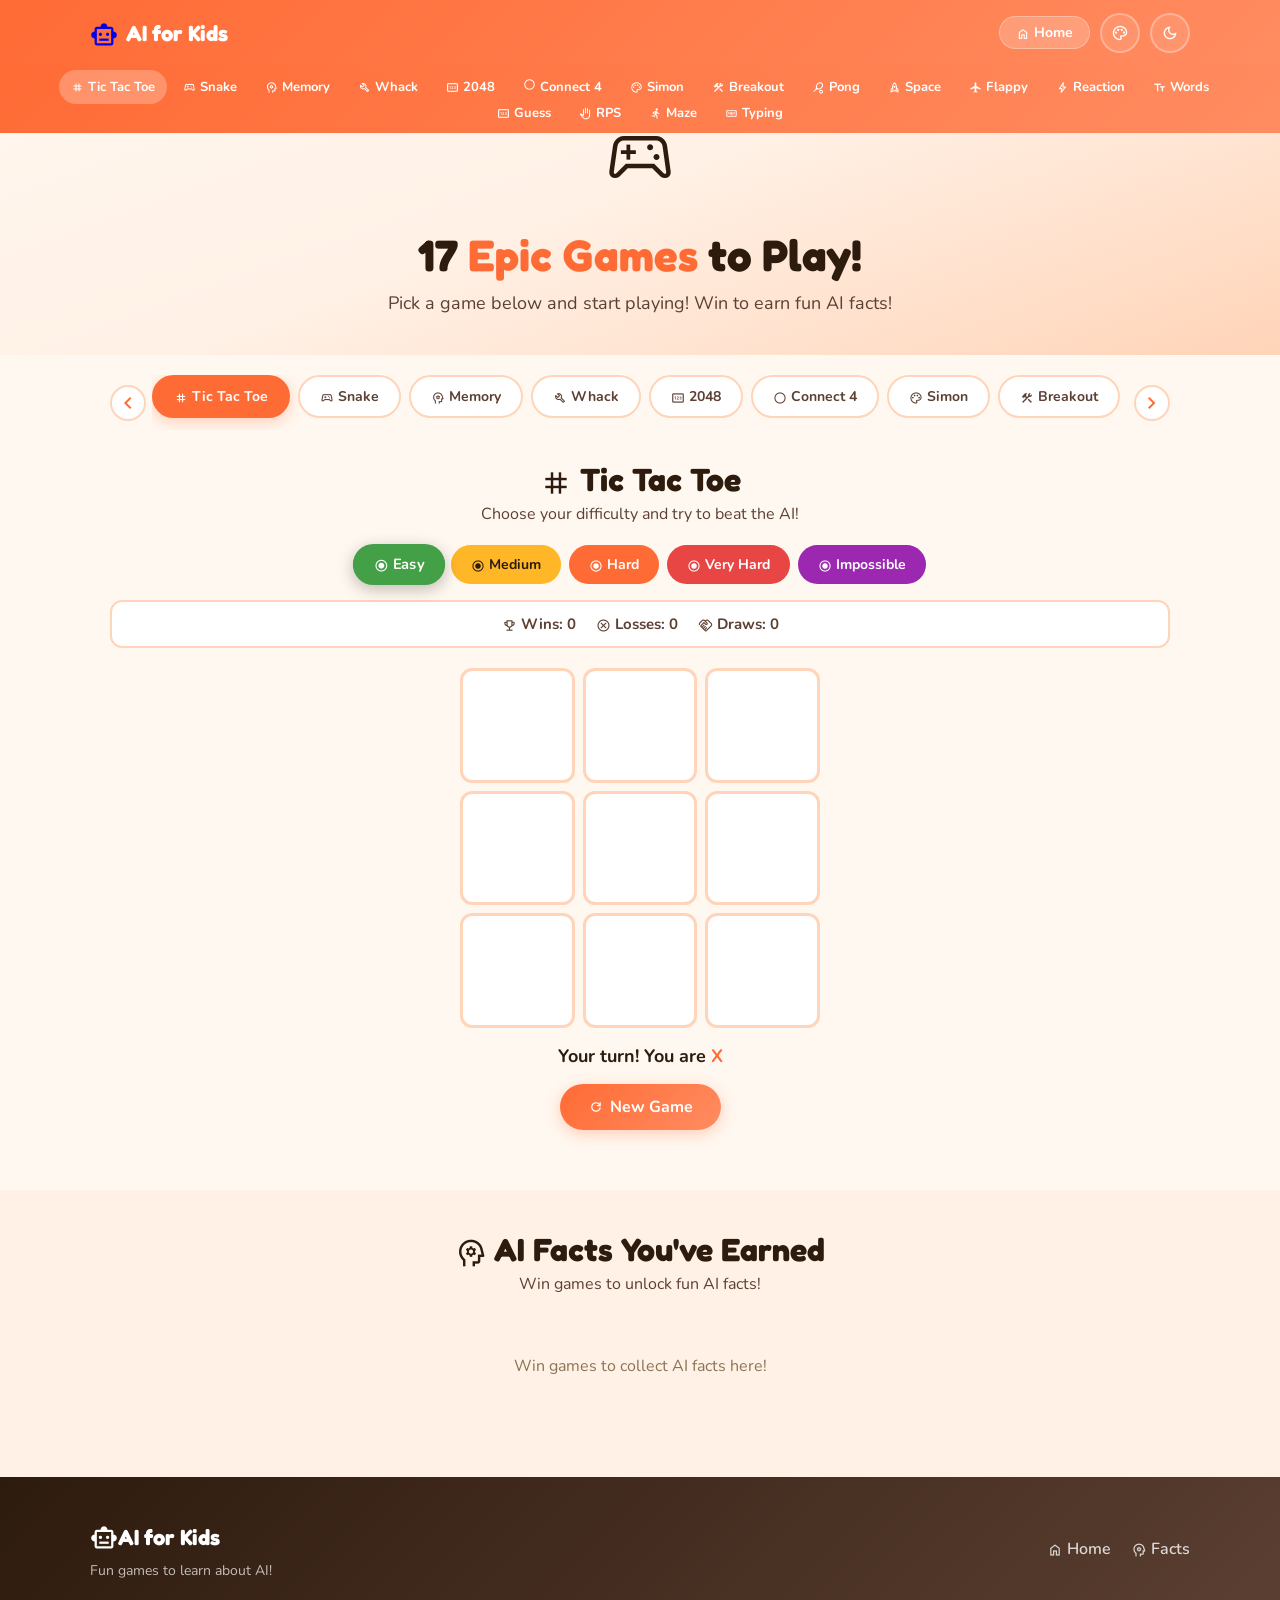
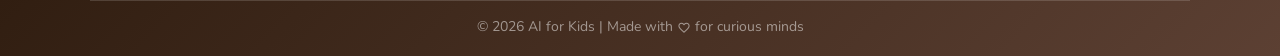
<file: games.html>
<!DOCTYPE html>
<html lang="en">
<head>
    <meta charset="UTF-8">
    <meta name="viewport" content="width=device-width, initial-scale=1.0">
    <title>AI for Kids - Fun Games!</title>
    <link rel="preconnect" href="https://fonts.googleapis.com">
    <link rel="preconnect" href="https://fonts.gstatic.com" crossorigin>
    <link href="https://fonts.googleapis.com/css2?family=Fredoka:wght@400;500;600;700&family=Nunito:wght@400;600;700;800&display=swap" rel="stylesheet">
    <link rel="stylesheet" href="https://fonts.googleapis.com/css2?family=Material+Symbols+Outlined:opsz,wght,FILL,GRAD@24,400,0,0" />
    <link rel="stylesheet" href="games.css">
</head>
<body data-color="default">

<!-- Pixel Art Reaction Canvas -->
<canvas id="pixelCanvas"></canvas>

<!-- Navigation -->
<nav class="navbar">
    <div class="nav-container">
        <a href="index.html" class="nav-logo">
            <span class="logo-emoji"><span class="material-symbols-outlined" style="font-size:inherit;vertical-align:middle">smart_toy</span></span>
            <span class="logo-text">AI for Kids</span>
        </a>
        <div class="nav-right">
            <a href="index.html" class="nav-btn back-btn"><span class="material-symbols-outlined" style="font-size:inherit;vertical-align:middle">home</span> Home</a>
            <button class="color-theme-btn" id="colorThemeBtn" title="Change Colors"><span class="material-symbols-outlined" style="font-size:inherit;vertical-align:middle">palette</span></button>
            <button class="theme-toggle" id="themeToggle" aria-label="Toggle dark mode">
                <span class="theme-icon" id="themeIcon"><span class="material-symbols-outlined" style="font-size:inherit;vertical-align:middle">dark_mode</span></span>
            </button>
            <button class="nav-toggle" id="navToggle" aria-label="Toggle menu">
                <span></span><span></span><span></span>
            </button>
        </div>
        <ul class="nav-menu" id="navMenu">
            <li><a href="#tictactoe" class="nav-link active"><span class="material-symbols-outlined" style="font-size:inherit;vertical-align:middle">grid_3x3</span> Tic Tac Toe</a></li>
            <li><a href="#snake" class="nav-link"><span class="material-symbols-outlined" style="font-size:inherit;vertical-align:middle">sports_esports</span> Snake</a></li>
            <li><a href="#memory" class="nav-link"><span class="material-symbols-outlined" style="font-size:inherit;vertical-align:middle">psychology</span> Memory</a></li>
            <li><a href="#whack" class="nav-link"><span class="material-symbols-outlined" style="font-size:inherit;vertical-align:middle">build</span> Whack</a></li>
            <li><a href="#puzzle2048" class="nav-link"><span class="material-symbols-outlined" style="font-size:inherit;vertical-align:middle">pin</span> 2048</a></li>
            <li><a href="#connect4" class="nav-link"><span class="material-symbols-outlined" style="font-size:inherit;vertical-align:myownthing">circle</span> Connect 4</a></li>
            <li><a href="#simon" class="nav-link"><span class="material-symbols-outlined" style="font-size:inherit;vertical-align:middle">palette</span> Simon</a></li>
            <li><a href="#breakout" class="nav-link"><span class="material-symbols-outlined" style="font-size:inherit;vertical-align:middle">construction</span> Breakout</a></li>
            <li><a href="#pong" class="nav-link"><span class="material-symbols-outlined" style="font-size:inherit;vertical-align:middle">sports_tennis</span> Pong</a></li>
            <li><a href="#spaceinv" class="nav-link"><span class="material-symbols-outlined" style="font-size:inherit;vertical-align:middle">rocket</span> Space</a></li>
            <li><a href="#flappy" class="nav-link"><span class="material-symbols-outlined" style="font-size:inherit;vertical-align:middle">flight</span> Flappy</a></li>
            <li><a href="#reaction" class="nav-link"><span class="material-symbols-outlined" style="font-size:inherit;vertical-align:middle">bolt</span> Reaction</a></li>
            <li><a href="#wordscramble" class="nav-link"><span class="material-symbols-outlined" style="font-size:inherit;vertical-align:middle">text_fields</span> Words</a></li>
            <li><a href="#numguess" class="nav-link"><span class="material-symbols-outlined" style="font-size:inherit;vertical-align:middle">pin</span> Guess</a></li>
            <li><a href="#rps" class="nav-link"><span class="material-symbols-outlined" style="font-size:inherit;vertical-align:middle">back_hand</span> RPS</a></li>
            <li><a href="#maze" class="nav-link"><span class="material-symbols-outlined" style="font-size:inherit;vertical-align:middle">directions_run</span> Maze</a></li>
            <li><a href="#typing" class="nav-link"><span class="material-symbols-outlined" style="font-size:inherit;vertical-align:middle">keyboard</span> Typing</a></li>
        </ul>
    </div>
</nav>

<!-- Hero -->
<section class="hero" id="home">
    <div class="hero-container">
        <div class="hero-robot"><span class="material-symbols-outlined" style="font-size:72px">sports_esports</span></div>
        <h1>17 <span class="highlight">Epic Games</span> to Play!</h1>
        <p class="hero-sub" id="heroSub">Pick a game below and start playing! Win to earn fun AI facts!</p>
    </div>
</section>

<!-- Game Selector Tabs -->
<section class="game-nav-section">
    <div class="container">
        <div class="game-tabs-wrapper">
            <button class="game-tabs-arrow left" id="tabsLeft" onclick="scrollTabs('left')"><span class="material-symbols-outlined">chevron_left</span></button>
            <div class="game-tabs" id="gameTabs">
            <button class="game-tab active" data-game="tictactoe" onclick="switchGame('tictactoe')"><span class="material-symbols-outlined" style="font-size:inherit;vertical-align:middle">grid_3x3</span> Tic Tac Toe</button>
            <button class="game-tab" data-game="snake" onclick="switchGame('snake')"><span class="material-symbols-outlined" style="font-size:inherit;vertical-align:middle">sports_esports</span> Snake</button>
            <button class="game-tab" data-game="memory" onclick="switchGame('memory')"><span class="material-symbols-outlined" style="font-size:inherit;vertical-align:middle">psychology</span> Memory</button>
            <button class="game-tab" data-game="whack" onclick="switchGame('whack')"><span class="material-symbols-outlined" style="font-size:inherit;vertical-align:middle">build</span> Whack</button>
            <button class="game-tab" data-game="puzzle2048" onclick="switchGame('puzzle2048')"><span class="material-symbols-outlined" style="font-size:inherit;vertical-align:middle">pin</span> 2048</button>
            <button class="game-tab" data-game="connect4" onclick="switchGame('connect4')"><span class="material-symbols-outlined" style="font-size:inherit;vertical-align:middle">circle</span> Connect 4</button>
            <button class="game-tab" data-game="simon" onclick="switchGame('simon')"><span class="material-symbols-outlined" style="font-size:inherit;vertical-align:middle">palette</span> Simon</button>
            <button class="game-tab" data-game="breakout" onclick="switchGame('breakout')"><span class="material-symbols-outlined" style="font-size:inherit;vertical-align:middle">construction</span> Breakout</button>
            <button class="game-tab" data-game="pong" onclick="switchGame('pong')"><span class="material-symbols-outlined" style="font-size:inherit;vertical-align:middle">sports_tennis</span> Pong</button>
            <button class="game-tab" data-game="spaceinv" onclick="switchGame('spaceinv')"><span class="material-symbols-outlined" style="font-size:inherit;vertical-align:middle">rocket</span> Space</button>
            <button class="game-tab" data-game="flappy" onclick="switchGame('flappy')"><span class="material-symbols-outlined" style="font-size:inherit;vertical-align:middle">flight</span> Flappy</button>
            <button class="game-tab" data-game="reaction" onclick="switchGame('reaction')"><span class="material-symbols-outlined" style="font-size:inherit;vertical-align:middle">bolt</span> Reaction</button>
            <button class="game-tab" data-game="wordscramble" onclick="switchGame('wordscramble')"><span class="material-symbols-outlined" style="font-size:inherit;vertical-align:middle">text_fields</span> Words</button>
            <button class="game-tab" data-game="numguess" onclick="switchGame('numguess')"><span class="material-symbols-outlined" style="font-size:inherit;vertical-align:middle">pin</span> Guess</button>
            <button class="game-tab" data-game="rps" onclick="switchGame('rps')"><span class="material-symbols-outlined" style="font-size:inherit;vertical-align:middle">back_hand</span> RPS</button>
            <button class="game-tab" data-game="maze" onclick="switchGame('maze')"><span class="material-symbols-outlined" style="font-size:inherit;vertical-align:middle">directions_run</span> Maze</button>
            <button class="game-tab" data-game="typing" onclick="switchGame('typing')"><span class="material-symbols-outlined" style="font-size:inherit;vertical-align:middle">keyboard</span> Typing</button>
        </div>
            <button class="game-tabs-arrow right" id="tabsRight" onclick="scrollTabs('right')"><span class="material-symbols-outlined">chevron_right</span></button>
        </div>
    </div>
</section>

<!-- GAME 1: TIC TAC TOE -->
<section class="game-section active" id="tictactoe">
    <div class="container">
        <div class="game-header"><h2><span class="material-symbols-outlined" style="font-size:inherit;vertical-align:middle">grid_3x3</span> Tic Tac Toe</h2><p>Choose your difficulty and try to beat the AI!</p></div>
        <div class="difficulty-bar" id="tttDiffBar">
            <button class="diff-btn btn-easy active" onclick="setTTTLevel('easy')"><span class="material-symbols-outlined" style="font-size:inherit;vertical-align:middle">radio_button_checked</span> Easy</button>
            <button class="diff-btn btn-medium" onclick="setTTTLevel('medium')"><span class="material-symbols-outlined" style="font-size:inherit;vertical-align:middle">radio_button_checked</span> Medium</button>
            <button class="diff-btn btn-hard" onclick="setTTTLevel('hard')"><span class="material-symbols-outlined" style="font-size:inherit;vertical-align:middle">radio_button_checked</span> Hard</button>
            <button class="diff-btn btn-veryhard" onclick="setTTTLevel('veryhard')"><span class="material-symbols-outlined" style="font-size:inherit;vertical-align:middle">radio_button_checked</span> Very Hard</button>
            <button class="diff-btn btn-impossible" onclick="setTTTLevel('impossible')"><span class="material-symbols-outlined" style="font-size:inherit;vertical-align:middle">radio_button_checked</span> Impossible</button>
        </div>
        <div class="score-bar">
            <span class="score-item"><span class="material-symbols-outlined" style="font-size:inherit;vertical-align:middle">emoji_events</span> Wins: <strong id="tttWins">0</strong></span>
            <span class="score-item"><span class="material-symbols-outlined" style="font-size:inherit;vertical-align:middle">cancel</span> Losses: <strong id="tttLosses">0</strong></span>
            <span class="score-item"><span class="material-symbols-outlined" style="font-size:inherit;vertical-align:middle">handshake</span> Draws: <strong id="tttDraws">0</strong></span>
        </div>
        <div class="ttt-board" id="tttBoard">
            <div class="ttt-cell" onclick="tttMove(0)"></div><div class="ttt-cell" onclick="tttMove(1)"></div><div class="ttt-cell" onclick="tttMove(2)"></div>
            <div class="ttt-cell" onclick="tttMove(3)"></div><div class="ttt-cell" onclick="tttMove(4)"></div><div class="ttt-cell" onclick="tttMove(5)"></div>
            <div class="ttt-cell" onclick="tttMove(6)"></div><div class="ttt-cell" onclick="tttMove(7)"></div><div class="ttt-cell" onclick="tttMove(8)"></div>
        </div>
        <div class="ttt-status" id="tttStatus">Your turn! You are <span class="x-color">X</span></div>
        <div class="win-fact hidden" id="tttFact"><div class="fact-card"><span class="fact-icon"><span class="material-symbols-outlined" style="font-size:inherit;vertical-align:middle">psychology</span></span><div><strong>AI Fact You Earned!</strong><p id="tttFactText"></p></div></div></div>
        <div style="text-align:center;margin-top:16px;"><button class="btn btn-warm" onclick="resetTTT()"><span class="material-symbols-outlined" style="font-size:inherit;vertical-align:middle">refresh</span> New Game</button></div>
    </div>
</section>

<!-- GAME 2: SNAKE -->
<section class="game-section" id="snake">
    <div class="container">
        <div class="game-header"><h2><span class="material-symbols-outlined" style="font-size:inherit;vertical-align:middle">sports_esports</span> Snake</h2><p>Eat the food, grow the snake, don't hit the walls!</p></div>
        <div class="difficulty-bar">
            <button class="diff-btn btn-easy active" onclick="setSnakeLevel('easy')"><span class="material-symbols-outlined" style="font-size:inherit;vertical-align:middle">radio_button_checked</span> Slow</button>
            <button class="diff-btn btn-medium" onclick="setSnakeLevel('medium')"><span class="material-symbols-outlined" style="font-size:inherit;vertical-align:middle">radio_button_checked</span> Normal</button>
            <button class="diff-btn btn-hard" onclick="setSnakeLevel('hard')"><span class="material-symbols-outlined" style="font-size:inherit;vertical-align:middle">radio_button_checked</span> Fast</button>
            <button class="diff-btn btn-veryhard" onclick="setSnakeLevel('veryhard')"><span class="material-symbols-outlined" style="font-size:inherit;vertical-align:middle">radio_button_checked</span> Crazy</button>
        </div>
        <div class="score-bar">
            <span class="score-item"><span class="material-symbols-outlined" style="font-size:inherit;vertical-align:middle">restaurant</span> Score: <strong id="snakeScore">0</strong></span>
            <span class="score-item"><span class="material-symbols-outlined" style="font-size:inherit;vertical-align:middle">workspace_premium</span> Best: <strong id="snakeBest">0</strong></span>
        </div>
        <div class="snake-container"><canvas id="snakeCanvas" width="400" height="400"></canvas></div>
        <div class="snake-controls">
            <button class="ctrl-btn" onclick="snakeDir('up')"><span class="material-symbols-outlined">arrow_upward</span></button>
            <div><button class="ctrl-btn" onclick="snakeDir('left')"><span class="material-symbols-outlined">arrow_back</span></button><button class="ctrl-btn" onclick="snakeDir('down')"><span class="material-symbols-outlined">arrow_downward</span></button><button class="ctrl-btn" onclick="snakeDir('right')"><span class="material-symbols-outlined">arrow_forward</span></button></div>
        </div>
        <div class="ttt-status" id="snakeStatus">Press Start to play!</div>
        <div class="win-fact hidden" id="snakeFact"><div class="fact-card"><span class="fact-icon"><span class="material-symbols-outlined" style="font-size:inherit;vertical-align:middle">psychology</span></span><div><strong>AI Fact You Earned!</strong><p id="snakeFactText"></p></div></div></div>
        <div style="text-align:center;margin-top:16px;"><button class="btn btn-warm" onclick="startSnake()"><span class="material-symbols-outlined" style="font-size:inherit;vertical-align:middle">play_arrow</span> Start</button> <button class="btn btn-outline-warm" onclick="resetSnake()"><span class="material-symbols-outlined" style="font-size:inherit;vertical-align:middle">refresh</span> Reset</button></div>
    </div>
</section>

<!-- GAME 3: MEMORY MATCH -->
<section class="game-section" id="memory">
    <div class="container">
        <div class="game-header"><h2><span class="material-symbols-outlined" style="font-size:inherit;vertical-align:middle">psychology</span> Memory Match</h2><p>Flip cards and find matching pairs!</p></div>
        <div class="difficulty-bar">
            <button class="diff-btn btn-easy active" onclick="setMemoryLevel('easy')"><span class="material-symbols-outlined" style="font-size:inherit;vertical-align:middle">radio_button_checked</span> 4 Pairs</button>
            <button class="diff-btn btn-medium" onclick="setMemoryLevel('medium')"><span class="material-symbols-outlined" style="font-size:inherit;vertical-align:middle">radio_button_checked</span> 6 Pairs</button>
            <button class="diff-btn btn-hard" onclick="setMemoryLevel('hard')"><span class="material-symbols-outlined" style="font-size:inherit;vertical-align:middle">radio_button_checked</span> 8 Pairs</button>
            <button class="diff-btn btn-veryhard" onclick="setMemoryLevel('veryhard')"><span class="material-symbols-outlined" style="font-size:inherit;vertical-align:middle">radio_button_checked</span> 10 Pairs</button>
        </div>
        <div class="score-bar">
            <span class="score-item"><span class="material-symbols-outlined" style="font-size:inherit;vertical-align:middle">touch_app</span> Moves: <strong id="memMoves">0</strong></span>
            <span class="score-item"><span class="material-symbols-outlined" style="font-size:inherit;vertical-align:middle">check_circle</span> Pairs: <strong id="memPairs">0</strong>/<strong id="memTotal">4</strong></span>
            <span class="score-item"><span class="material-symbols-outlined" style="font-size:inherit;vertical-align:middle">timer</span> Time: <strong id="memTime">0s</strong></span>
        </div>
        <div class="memory-grid" id="memoryGrid"></div>
        <div class="ttt-status" id="memStatus">Click any card to start!</div>
        <div class="win-fact hidden" id="memFact"><div class="fact-card"><span class="fact-icon"><span class="material-symbols-outlined" style="font-size:inherit;vertical-align:middle">psychology</span></span><div><strong>AI Fact You Earned!</strong><p id="memFactText"></p></div></div></div>
        <div style="text-align:center;margin-top:16px;"><button class="btn btn-warm" onclick="initMemory()"><span class="material-symbols-outlined" style="font-size:inherit;vertical-align:middle">refresh</span> New Game</button></div>
    </div>
</section>

<!-- GAME 4: WHACK-A-MOLE -->
<section class="game-section" id="whack">
    <div class="container">
        <div class="game-header"><h2><span class="material-symbols-outlined" style="font-size:inherit;vertical-align:middle">build</span> Whack-a-Mole</h2><p>Click the moles before they hide!</p></div>
        <div class="difficulty-bar">
            <button class="diff-btn btn-easy active" onclick="setWhackLevel('easy')"><span class="material-symbols-outlined" style="font-size:inherit;vertical-align:middle">radio_button_checked</span> Easy</button>
            <button class="diff-btn btn-medium" onclick="setWhackLevel('medium')"><span class="material-symbols-outlined" style="font-size:inherit;vertical-align:middle">radio_button_checked</span> Medium</button>
            <button class="diff-btn btn-hard" onclick="setWhackLevel('hard')"><span class="material-symbols-outlined" style="font-size:inherit;vertical-align:middle">radio_button_checked</span> Hard</button>
            <button class="diff-btn btn-veryhard" onclick="setWhackLevel('veryhard')"><span class="material-symbols-outlined" style="font-size:inherit;vertical-align:middle">radio_button_checked</span> Insane</button>
        </div>
        <div class="score-bar">
            <span class="score-item"><span class="material-symbols-outlined" style="font-size:inherit;vertical-align:middle">gps_fixed</span> Score: <strong id="whackScore">0</strong></span>
            <span class="score-item"><span class="material-symbols-outlined" style="font-size:inherit;vertical-align:middle">favorite</span> Lives: <strong id="whackLives">3</strong></span>
            <span class="score-item"><span class="material-symbols-outlined" style="font-size:inherit;vertical-align:middle">timer</span> Time: <strong id="whackTime">30s</strong></span>
        </div>
        <div class="whack-grid" id="whackGrid">
            <div class="whack-hole" onclick="whackMole(0)"><span class="mole"><span class="material-symbols-outlined" style="font-size:32px">sports_motorsports</span></span></div>
            <div class="whack-hole" onclick="whackMole(1)"><span class="mole"><span class="material-symbols-outlined" style="font-size:32px">sports_motorsports</span></span></div>
            <div class="whack-hole" onclick="whackMole(2)"><span class="mole"><span class="material-symbols-outlined" style="font-size:32px">sports_motorsports</span></span></div>
            <div class="whack-hole" onclick="whackMole(3)"><span class="mole"><span class="material-symbols-outlined" style="font-size:32px">sports_motorsports</span></span></div>
            <div class="whack-hole" onclick="whackMole(4)"><span class="mole"><span class="material-symbols-outlined" style="font-size:32px">sports_motorsports</span></span></div>
            <div class="whack-hole" onclick="whackMole(5)"><span class="mole"><span class="material-symbols-outlined" style="font-size:32px">sports_motorsports</span></span></div>
            <div class="whack-hole" onclick="whackMole(6)"><span class="mole"><span class="material-symbols-outlined" style="font-size:32px">sports_motorsports</span></span></div>
            <div class="whack-hole" onclick="whackMole(7)"><span class="mole"><span class="material-symbols-outlined" style="font-size:32px">sports_motorsports</span></span></div>
            <div class="whack-hole" onclick="whackMole(8)"><span class="mole"><span class="material-symbols-outlined" style="font-size:32px">sports_motorsports</span></span></div>
        </div>
        <div class="ttt-status" id="whackStatus">Press Start to play!</div>
        <div class="win-fact hidden" id="whackFact"><div class="fact-card"><span class="fact-icon"><span class="material-symbols-outlined" style="font-size:inherit;vertical-align:middle">psychology</span></span><div><strong>AI Fact You Earned!</strong><p id="whackFactText"></p></div></div></div>
        <div style="text-align:center;margin-top:16px;"><button class="btn btn-warm" onclick="startWhack()"><span class="material-symbols-outlined" style="font-size:inherit;vertical-align:middle">play_arrow</span> Start</button> <button class="btn btn-outline-warm" onclick="resetWhack()"><span class="material-symbols-outlined" style="font-size:inherit;vertical-align:middle">refresh</span> Reset</button></div>
    </div>
</section>

<!-- GAME 5: 2048 -->
<section class="game-section" id="puzzle2048">
    <div class="container">
        <div class="game-header"><h2><span class="material-symbols-outlined" style="font-size:inherit;vertical-align:middle">pin</span> 2048</h2><p>Slide tiles and combine numbers to reach 2048!</p></div>
        <div class="score-bar">
            <span class="score-item"><span class="material-symbols-outlined" style="font-size:inherit;vertical-align:middle">emoji_events</span> Score: <strong id="pScore">0</strong></span>
            <span class="score-item"><span class="material-symbols-outlined" style="font-size:inherit;vertical-align:middle">workspace_premium</span> Best: <strong id="pBest">0</strong></span>
        </div>
        <div class="puzzle2048-board" id="puzzleBoard"></div>
        <div class="ttt-status" id="pStatus">Use arrow keys or buttons to play!</div>
        <div class="puzzle-controls">
            <button class="ctrl-btn" onclick="puzzleMove('up')"><span class="material-symbols-outlined">arrow_upward</span></button>
            <div><button class="ctrl-btn" onclick="puzzleMove('left')"><span class="material-symbols-outlined">arrow_back</span></button><button class="ctrl-btn" onclick="puzzleMove('down')"><span class="material-symbols-outlined">arrow_downward</span></button><button class="ctrl-btn" onclick="puzzleMove('right')"><span class="material-symbols-outlined">arrow_forward</span></button></div>
        </div>
        <div class="win-fact hidden" id="pFact"><div class="fact-card"><span class="fact-icon"><span class="material-symbols-outlined" style="font-size:inherit;vertical-align:middle">psychology</span></span><div><strong>AI Fact You Earned!</strong><p id="pFactText"></p></div></div></div>
        <div style="text-align:center;margin-top:16px;"><button class="btn btn-warm" onclick="initPuzzle()"><span class="material-symbols-outlined" style="font-size:inherit;vertical-align:middle">refresh</span> New Game</button></div>
    </div>
</section>

<!-- GAME 6: CONNECT 4 -->
<section class="game-section" id="connect4">
    <div class="container">
        <div class="game-header"><h2><span class="material-symbols-outlined" style="font-size:inherit;vertical-align:middle">circle</span> Connect 4</h2><p>Drop your disc and connect 4 in a row to win!</p></div>
        <div class="difficulty-bar">
            <button class="diff-btn btn-easy active" onclick="setC4Level('easy')"><span class="material-symbols-outlined" style="font-size:inherit;vertical-align:middle">radio_button_checked</span> Easy</button>
            <button class="diff-btn btn-medium" onclick="setC4Level('medium')"><span class="material-symbols-outlined" style="font-size:inherit;vertical-align:middle">radio_button_checked</span> Medium</button>
            <button class="diff-btn btn-hard" onclick="setC4Level('hard')"><span class="material-symbols-outlined" style="font-size:inherit;vertical-align:middle">radio_button_checked</span> Hard</button>
            <button class="diff-btn btn-veryhard" onclick="setC4Level('veryhard')"><span class="material-symbols-outlined" style="font-size:inherit;vertical-align:middle">radio_button_checked</span> Expert</button>
        </div>
        <div class="score-bar">
            <span class="score-item"><span class="material-symbols-outlined" style="font-size:inherit;vertical-align:middle">emoji_events</span> Wins: <strong id="c4Wins">0</strong></span>
            <span class="score-item"><span class="material-symbols-outlined" style="font-size:inherit;vertical-align:middle">cancel</span> Losses: <strong id="c4Losses">0</strong></span>
        </div>
        <div class="connect4-board" id="c4Board"></div>
        <div class="ttt-status" id="c4Status">Your turn! You are <span class="material-symbols-outlined" style="font-size:inherit;vertical-align:middle">circle</span></div>
        <div class="win-fact hidden" id="c4Fact"><div class="fact-card"><span class="fact-icon"><span class="material-symbols-outlined" style="font-size:inherit;vertical-align:middle">psychology</span></span><div><strong>AI Fact You Earned!</strong><p id="c4FactText"></p></div></div></div>
        <div style="text-align:center;margin-top:16px;"><button class="btn btn-warm" onclick="resetC4()"><span class="material-symbols-outlined" style="font-size:inherit;vertical-align:middle">refresh</span> New Game</button></div>
    </div>
</section>

<!-- GAME 7: SIMON SAYS -->
<section class="game-section" id="simon">
    <div class="container">
        <div class="game-header"><h2><span class="material-symbols-outlined" style="font-size:inherit;vertical-align:middle">palette</span> Simon Says</h2><p>Watch the pattern and repeat it!</p></div>
        <div class="score-bar">
            <span class="score-item"><span class="material-symbols-outlined" style="font-size:inherit;vertical-align:middle">emoji_events</span> Level: <strong id="simLevel">1</strong></span>
            <span class="score-item"><span class="material-symbols-outlined" style="font-size:inherit;vertical-align:middle">workspace_premium</span> Best: <strong id="simBest">0</strong></span>
        </div>
        <div class="simon-board" id="simonBoard">
            <div class="simon-btn simon-green" id="simGreen" onclick="simonClick(0)"></div>
            <div class="simon-btn simon-red" id="simRed" onclick="simonClick(1)"></div>
            <div class="simon-btn simon-yellow" id="simYellow" onclick="simonClick(2)"></div>
            <div class="simon-btn simon-blue" id="simBlue" onclick="simonClick(3)"></div>
            <div class="simon-center" id="simonCenter"><span id="simonCenterText">Press Start</span></div>
        </div>
        <div class="ttt-status" id="simStatus">Watch the pattern carefully!</div>
        <div class="win-fact hidden" id="simFact"><div class="fact-card"><span class="fact-icon"><span class="material-symbols-outlined" style="font-size:inherit;vertical-align:middle">psychology</span></span><div><strong>AI Fact You Earned!</strong><p id="simFactText"></p></div></div></div>
        <div style="text-align:center;margin-top:16px;"><button class="btn btn-warm" onclick="startSimon()"><span class="material-symbols-outlined" style="font-size:inherit;vertical-align:middle">play_arrow</span> Start</button></div>
    </div>
</section>

<!-- GAME 8: BREAKOUT -->
<section class="game-section" id="breakout">
    <div class="container">
        <div class="game-header"><h2><span class="material-symbols-outlined" style="font-size:inherit;vertical-align:middle">construction</span> Breakout</h2><p>Smash all the bricks with the ball!</p></div>
        <div class="difficulty-bar">
            <button class="diff-btn btn-easy active" onclick="setBreakoutLevel('easy')"><span class="material-symbols-outlined" style="font-size:inherit;vertical-align:middle">radio_button_checked</span> Easy</button>
            <button class="diff-btn btn-medium" onclick="setBreakoutLevel('medium')"><span class="material-symbols-outlined" style="font-size:inherit;vertical-align:middle">radio_button_checked</span> Medium</button>
            <button class="diff-btn btn-hard" onclick="setBreakoutLevel('hard')"><span class="material-symbols-outlined" style="font-size:inherit;vertical-align:middle">radio_button_checked</span> Hard</button>
        </div>
        <div class="score-bar">
            <span class="score-item"><span class="material-symbols-outlined" style="font-size:inherit;vertical-align:middle">emoji_events</span> Score: <strong id="brkScore">0</strong></span>
            <span class="score-item"><span class="material-symbols-outlined" style="font-size:inherit;vertical-align:middle">favorite</span> Lives: <strong id="brkLives">3</strong></span>
        </div>
        <div class="snake-container"><canvas id="breakoutCanvas" width="480" height="360"></canvas></div>
        <div class="snake-controls">
            <button class="ctrl-btn" onclick="breakoutDir('left')"><span class="material-symbols-outlined">arrow_back</span></button>
            <button class="ctrl-btn" onclick="breakoutDir('right')"><span class="material-symbols-outlined">arrow_forward</span></button>
        </div>
        <div class="ttt-status" id="brkStatus">Press Start to play!</div>
        <div class="win-fact hidden" id="brkFact"><div class="fact-card"><span class="fact-icon"><span class="material-symbols-outlined" style="font-size:inherit;vertical-align:middle">psychology</span></span><div><strong>AI Fact You Earned!</strong><p id="brkFactText"></p></div></div></div>
        <div style="text-align:center;margin-top:16px;"><button class="btn btn-warm" onclick="startBreakout()"><span class="material-symbols-outlined" style="font-size:inherit;vertical-align:middle">play_arrow</span> Start</button> <button class="btn btn-outline-warm" onclick="resetBreakout()"><span class="material-symbols-outlined" style="font-size:inherit;vertical-align:middle">refresh</span> Reset</button></div>
    </div>
</section>

<!-- GAME 9: PONG -->
<section class="game-section" id="pong">
    <div class="container">
        <div class="game-header"><h2><span class="material-symbols-outlined" style="font-size:inherit;vertical-align:middle">sports_tennis</span> Pong</h2><p>Beat the AI — first to 7 wins!</p></div>
        <div class="difficulty-bar">
            <button class="diff-btn btn-easy active" onclick="setPongLevel('easy')"><span class="material-symbols-outlined" style="font-size:inherit;vertical-align:middle">radio_button_checked</span> Easy</button>
            <button class="diff-btn btn-medium" onclick="setPongLevel('medium')"><span class="material-symbols-outlined" style="font-size:inherit;vertical-align:middle">radio_button_checked</span> Medium</button>
            <button class="diff-btn btn-hard" onclick="setPongLevel('hard')"><span class="material-symbols-outlined" style="font-size:inherit;vertical-align:middle">radio_button_checked</span> Hard</button>
        </div>
        <div class="score-bar">
            <span class="score-item"><span class="material-symbols-outlined" style="font-size:inherit;vertical-align:middle">person</span> You: <strong id="pongPlayer">0</strong></span>
            <span class="score-item"><span class="material-symbols-outlined" style="font-size:inherit;vertical-align:middle">smart_toy</span> AI: <strong id="pongAI">0</strong></span>
        </div>
        <div class="snake-container"><canvas id="pongCanvas" width="480" height="320"></canvas></div>
        <div class="snake-controls">
            <button class="ctrl-btn" onclick="pongDir('up')"><span class="material-symbols-outlined">arrow_upward</span></button>
            <div><button class="ctrl-btn" onclick="pongDir('down')"><span class="material-symbols-outlined">arrow_downward</span></button></div>
        </div>
        <div class="ttt-status" id="pongStatus">Press Start to play!</div>
        <div class="win-fact hidden" id="pongFact"><div class="fact-card"><span class="fact-icon"><span class="material-symbols-outlined" style="font-size:inherit;vertical-align:middle">psychology</span></span><div><strong>AI Fact You Earned!</strong><p id="pongFactText"></p></div></div></div>
        <div style="text-align:center;margin-top:16px;"><button class="btn btn-warm" onclick="startPong()"><span class="material-symbols-outlined" style="font-size:inherit;vertical-align:middle">play_arrow</span> Start</button> <button class="btn btn-outline-warm" onclick="resetPong()"><span class="material-symbols-outlined" style="font-size:inherit;vertical-align:middle">refresh</span> Reset</button></div>
    </div>
</section>

<!-- GAME 10: SPACE INVADERS -->
<section class="game-section" id="spaceinv">
    <div class="container">
        <div class="game-header"><h2><span class="material-symbols-outlined" style="font-size:inherit;vertical-align:middle">rocket</span> Space Invaders</h2><p>Shoot the aliens before they reach you!</p></div>
        <div class="difficulty-bar">
            <button class="diff-btn btn-easy active" onclick="setSpaceLevel('easy')"><span class="material-symbols-outlined" style="font-size:inherit;vertical-align:middle">radio_button_checked</span> Easy</button>
            <button class="diff-btn btn-medium" onclick="setSpaceLevel('medium')"><span class="material-symbols-outlined" style="font-size:inherit;vertical-align:middle">radio_button_checked</span> Medium</button>
            <button class="diff-btn btn-hard" onclick="setSpaceLevel('hard')"><span class="material-symbols-outlined" style="font-size:inherit;vertical-align:middle">radio_button_checked</span> Hard</button>
        </div>
        <div class="score-bar">
            <span class="score-item"><span class="material-symbols-outlined" style="font-size:inherit;vertical-align:middle">emoji_events</span> Score: <strong id="spaceScore">0</strong></span>
            <span class="score-item"><span class="material-symbols-outlined" style="font-size:inherit;vertical-align:middle">favorite</span> Lives: <strong id="spaceLives">3</strong></span>
        </div>
        <div class="snake-container"><canvas id="spaceCanvas" width="480" height="360"></canvas></div>
        <div class="snake-controls">
            <button class="ctrl-btn" onclick="spaceDir('left')"><span class="material-symbols-outlined">arrow_back</span></button>
            <button class="ctrl-btn" onclick="spaceShoot()"><span class="material-symbols-outlined">local_fire_department</span></button>
            <button class="ctrl-btn" onclick="spaceDir('right')"><span class="material-symbols-outlined">arrow_forward</span></button>
        </div>
        <div class="ttt-status" id="spaceStatus">Press Start to play!</div>
        <div class="win-fact hidden" id="spaceFact"><div class="fact-card"><span class="fact-icon"><span class="material-symbols-outlined" style="font-size:inherit;vertical-align:middle">psychology</span></span><div><strong>AI Fact You Earned!</strong><p id="spaceFactText"></p></div></div></div>
        <div style="text-align:center;margin-top:16px;"><button class="btn btn-warm" onclick="startSpace()"><span class="material-symbols-outlined" style="font-size:inherit;vertical-align:middle">play_arrow</span> Start</button> <button class="btn btn-outline-warm" onclick="resetSpace()"><span class="material-symbols-outlined" style="font-size:inherit;vertical-align:middle">refresh</span> Reset</button></div>
    </div>
</section>

<!-- GAME 11: FLAPPY BIRD -->
<section class="game-section" id="flappy">
    <div class="container">
        <div class="game-header"><h2><span class="material-symbols-outlined" style="font-size:inherit;vertical-align:middle">flight</span> Flappy Bird</h2><p>Tap to fly through the pipes!</p></div>
        <div class="score-bar">
            <span class="score-item"><span class="material-symbols-outlined" style="font-size:inherit;vertical-align:middle">emoji_events</span> Score: <strong id="flapScore">0</strong></span>
            <span class="score-item"><span class="material-symbols-outlined" style="font-size:inherit;vertical-align:middle">workspace_premium</span> Best: <strong id="flapBest">0</strong></span>
        </div>
        <div class="snake-container"><canvas id="flapCanvas" width="320" height="480"></canvas></div>
        <div class="snake-controls"><button class="ctrl-btn btn-flap" onclick="flapTap()"><span class="material-symbols-outlined" style="font-size:inherit;vertical-align:middle">touch_app</span> Tap to Fly!</button></div>
        <div class="ttt-status" id="flapStatus">Press Start to play!</div>
        <div class="win-fact hidden" id="flapFact"><div class="fact-card"><span class="fact-icon"><span class="material-symbols-outlined" style="font-size:inherit;vertical-align:middle">psychology</span></span><div><strong>AI Fact You Earned!</strong><p id="flapFactText"></p></div></div></div>
        <div style="text-align:center;margin-top:16px;"><button class="btn btn-warm" onclick="startFlappy()"><span class="material-symbols-outlined" style="font-size:inherit;vertical-align:middle">play_arrow</span> Start</button> <button class="btn btn-outline-warm" onclick="resetFlappy()"><span class="material-symbols-outlined" style="font-size:inherit;vertical-align:middle">refresh</span> Reset</button></div>
    </div>
</section>

<!-- GAME 12: REACTION TIME -->
<section class="game-section" id="reaction">
    <div class="container">
        <div class="game-header"><h2><span class="material-symbols-outlined" style="font-size:inherit;vertical-align:middle">bolt</span> Reaction Time</h2><p>Click as fast as you can when the color changes!</p></div>
        <div class="score-bar">
            <span class="score-item"><span class="material-symbols-outlined" style="font-size:inherit;vertical-align:middle">bolt</span> Best: <strong id="reactBest">---</strong></span>
            <span class="score-item"><span class="material-symbols-outlined" style="font-size:inherit;vertical-align:middle">gps_fixed</span> Tries: <strong id="reactTries">0</strong></span>
        </div>
        <div class="reaction-zone" id="reactZone" onclick="reactClick()">
            <span class="react-text" id="reactText">Press Start!</span>
        </div>
        <div class="ttt-status" id="reactStatus">Test your reflexes!</div>
        <div class="win-fact hidden" id="reactFact"><div class="fact-card"><span class="fact-icon"><span class="material-symbols-outlined" style="font-size:inherit;vertical-align:middle">psychology</span></span><div><strong>AI Fact You Earned!</strong><p id="reactFactText"></p></div></div></div>
        <div style="text-align:center;margin-top:16px;"><button class="btn btn-warm" onclick="startReaction()"><span class="material-symbols-outlined" style="font-size:inherit;vertical-align:middle">play_arrow</span> Start</button></div>
    </div>
</section>

<!-- GAME 13: WORD SCRAMBLE -->
<section class="game-section" id="wordscramble">
    <div class="container">
        <div class="game-header"><h2><span class="material-symbols-outlined" style="font-size:inherit;vertical-align:middle">text_fields</span> Word Scramble</h2><p>Unscramble the letters to find the word!</p></div>
        <div class="score-bar">
            <span class="score-item"><span class="material-symbols-outlined" style="font-size:inherit;vertical-align:middle">emoji_events</span> Score: <strong id="wsScore">0</strong></span>
            <span class="score-item"><span class="material-symbols-outlined" style="font-size:inherit;vertical-align:middle">timer</span> Time: <strong id="wsTime">30s</strong></span>
        </div>
        <div class="word-display" id="wsScrambled">---</div>
        <input type="text" class="word-input" id="wsInput" placeholder="Type your answer..." onkeydown="if(event.key==='Enter')checkWord()">
        <div class="ttt-status" id="wsStatus">Press Start to play!</div>
        <div class="win-fact hidden" id="wsFact"><div class="fact-card"><span class="fact-icon"><span class="material-symbols-outlined" style="font-size:inherit;vertical-align:middle">psychology</span></span><div><strong>AI Fact You Earned!</strong><p id="wsFactText"></p></div></div></div>
        <div style="text-align:center;margin-top:16px;"><button class="btn btn-warm" onclick="startWordScramble()"><span class="material-symbols-outlined" style="font-size:inherit;vertical-align:middle">play_arrow</span> Start</button> <button class="btn btn-outline-warm" onclick="skipWord()"><span class="material-symbols-outlined" style="font-size:inherit;vertical-align:middle">skip_next</span> Skip</button></div>
    </div>
</section>

<!-- GAME 14: NUMBER GUESS -->
<section class="game-section" id="numguess">
    <div class="container">
        <div class="game-header"><h2><span class="material-symbols-outlined" style="font-size:inherit;vertical-align:middle">pin</span> Number Guess</h2><p>Guess the secret number between 1 and 100!</p></div>
        <div class="difficulty-bar">
            <button class="diff-btn btn-easy active" onclick="setGuessLevel('easy')"><span class="material-symbols-outlined" style="font-size:inherit;vertical-align:middle">radio_button_checked</span> 1-50</button>
            <button class="diff-btn btn-medium" onclick="setGuessLevel('medium')"><span class="material-symbols-outlined" style="font-size:inherit;vertical-align:middle">radio_button_checked</span> 1-100</button>
            <button class="diff-btn btn-hard" onclick="setGuessLevel('hard')"><span class="material-symbols-outlined" style="font-size:inherit;vertical-align:middle">radio_button_checked</span> 1-500</button>
        </div>
        <div class="score-bar">
            <span class="score-item"><span class="material-symbols-outlined" style="font-size:inherit;vertical-align:middle">gps_fixed</span> Guesses: <strong id="ngGuesses">0</strong></span>
            <span class="score-item"><span class="material-symbols-outlined" style="font-size:inherit;vertical-align:middle">emoji_events</span> Wins: <strong id="ngWins">0</strong></span>
        </div>
        <div class="guess-display" id="ngDisplay">?</div>
        <div class="guess-hint" id="ngHint">I'm thinking of a number...</div>
        <input type="number" class="word-input" id="ngInput" placeholder="Enter your guess..." onkeydown="if(event.key==='Enter')guessNumber()">
        <div class="ttt-status" id="ngStatus">Press Start to play!</div>
        <div class="win-fact hidden" id="ngFact"><div class="fact-card"><span class="fact-icon"><span class="material-symbols-outlined" style="font-size:inherit;vertical-align:middle">psychology</span></span><div><strong>AI Fact You Earned!</strong><p id="ngFactText"></p></div></div></div>
        <div style="text-align:center;margin-top:16px;"><button class="btn btn-warm" onclick="startNumberGuess()"><span class="material-symbols-outlined" style="font-size:inherit;vertical-align:middle">play_arrow</span> New Number</button></div>
    </div>
</section>

<!-- GAME 15: ROCK PAPER SCISSORS -->
<section class="game-section" id="rps">
    <div class="container">
        <div class="game-header"><h2><span class="material-symbols-outlined" style="font-size:inherit;vertical-align:middle">back_hand</span> Rock Paper Scissors</h2><p>Beat the AI in classic RPS!</p></div>
        <div class="score-bar">
            <span class="score-item"><span class="material-symbols-outlined" style="font-size:inherit;vertical-align:middle">emoji_events</span> Wins: <strong id="rpsWins">0</strong></span>
            <span class="score-item"><span class="material-symbols-outlined" style="font-size:inherit;vertical-align:middle">cancel</span> Losses: <strong id="rpsLosses">0</strong></span>
            <span class="score-item"><span class="material-symbols-outlined" style="font-size:inherit;vertical-align:middle">handshake</span> Draws: <strong id="rpsDraws">0</strong></span>
        </div>
        <div class="rps-choices">
            <button class="rps-btn" onclick="rpsPlay('rock')"><span class="material-symbols-outlined" style="font-size:32px">sports_martial_arts</span></button>
            <button class="rps-btn" onclick="rpsPlay('paper')"><span class="material-symbols-outlined" style="font-size:32px">description</span></button>
            <button class="rps-btn" onclick="rpsPlay('scissors')"><span class="material-symbols-outlined" style="font-size:32px">content_cut</span></button>
        </div>
        <div class="rps-battle">
            <div class="rps-player" id="rpsPlayerChoice"><span class="material-symbols-outlined" style="font-size:32px">help</span></div>
            <div class="rps-vs">VS</div>
            <div class="rps-player" id="rpsAIChoice"><span class="material-symbols-outlined" style="font-size:32px">help</span></div>
        </div>
        <div class="ttt-status" id="rpsStatus">Pick your weapon!</div>
        <div class="win-fact hidden" id="rpsFact"><div class="fact-card"><span class="fact-icon"><span class="material-symbols-outlined" style="font-size:inherit;vertical-align:middle">psychology</span></span><div><strong>AI Fact You Earned!</strong><p id="rpsFactText"></p></div></div></div>
    </div>
</section>

<!-- GAME 16: MAZE RUNNER -->
<section class="game-section" id="maze">
    <div class="container">
        <div class="game-header"><h2><span class="material-symbols-outlined" style="font-size:inherit;vertical-align:middle">directions_run</span> Maze Runner</h2><p>Navigate from start to finish!</p></div>
        <div class="difficulty-bar">
            <button class="diff-btn btn-easy active" onclick="setMazeLevel('easy')"><span class="material-symbols-outlined" style="font-size:inherit;vertical-align:middle">radio_button_checked</span> Small</button>
            <button class="diff-btn btn-medium" onclick="setMazeLevel('medium')"><span class="material-symbols-outlined" style="font-size:inherit;vertical-align:middle">radio_button_checked</span> Medium</button>
            <button class="diff-btn btn-hard" onclick="setMazeLevel('hard')"><span class="material-symbols-outlined" style="font-size:inherit;vertical-align:middle">radio_button_checked</span> Large</button>
        </div>
        <div class="score-bar">
            <span class="score-item"><span class="material-symbols-outlined" style="font-size:inherit;vertical-align:middle">timer</span> Time: <strong id="mazeTime">0s</strong></span>
            <span class="score-item"><span class="material-symbols-outlined" style="font-size:inherit;vertical-align:middle">workspace_premium</span> Best: <strong id="mazeBest">---</strong></span>
        </div>
        <div class="snake-container"><canvas id="mazeCanvas" width="400" height="400"></canvas></div>
        <div class="snake-controls">
            <button class="ctrl-btn" onclick="mazeDir('up')"><span class="material-symbols-outlined">arrow_upward</span></button>
            <div><button class="ctrl-btn" onclick="mazeDir('left')"><span class="material-symbols-outlined">arrow_back</span></button><button class="ctrl-btn" onclick="mazeDir('down')"><span class="material-symbols-outlined">arrow_downward</span></button><button class="ctrl-btn" onclick="mazeDir('right')"><span class="material-symbols-outlined">arrow_forward</span></button></div>
        </div>
        <div class="ttt-status" id="mazeStatus">Press Start to play!</div>
        <div class="win-fact hidden" id="mazeFact"><div class="fact-card"><span class="fact-icon"><span class="material-symbols-outlined" style="font-size:inherit;vertical-align:middle">psychology</span></span><div><strong>AI Fact You Earned!</strong><p id="mazeFactText"></p></div></div></div>
        <div style="text-align:center;margin-top:16px;"><button class="btn btn-warm" onclick="startMaze()"><span class="material-symbols-outlined" style="font-size:inherit;vertical-align:middle">play_arrow</span> Start</button> <button class="btn btn-outline-warm" onclick="resetMaze()"><span class="material-symbols-outlined" style="font-size:inherit;vertical-align:middle">refresh</span> Reset</button></div>
    </div>
</section>

<!-- GAME 17: TYPING SPEED -->
<section class="game-section" id="typing">
    <div class="container">
        <div class="game-header"><h2><span class="material-symbols-outlined" style="font-size:inherit;vertical-align:middle">keyboard</span> Typing Speed</h2><p>Type the words as fast as you can!</p></div>
        <div class="score-bar">
            <span class="score-item"><span class="material-symbols-outlined" style="font-size:inherit;vertical-align:middle">emoji_events</span> WPM: <strong id="typeWPM">0</strong></span>
            <span class="score-item"><span class="material-symbols-outlined" style="font-size:inherit;vertical-align:middle">check_circle</span> Correct: <strong id="typeCorrect">0</strong></span>
            <span class="score-item"><span class="material-symbols-outlined" style="font-size:inherit;vertical-align:middle">timer</span> Time: <strong id="typeTime">30s</strong></span>
        </div>
        <div class="typing-display" id="typeDisplay">Press Start to begin!</div>
        <input type="text" class="word-input" id="typeInput" placeholder="Type here..." oninput="typeCheck()" onkeydown="if(event.key==='Enter')typeNext()">
        <div class="ttt-status" id="typeStatus">Press Start to play!</div>
        <div class="win-fact hidden" id="typeFact"><div class="fact-card"><span class="fact-icon"><span class="material-symbols-outlined" style="font-size:inherit;vertical-align:middle">psychology</span></span><div><strong>AI Fact You Earned!</strong><p id="typeFactText"></p></div></div></div>
        <div style="text-align:center;margin-top:16px;"><button class="btn btn-warm" onclick="startTyping()"><span class="material-symbols-outlined" style="font-size:inherit;vertical-align:middle">play_arrow</span> Start</button></div>
    </div>
</section>

<!-- Facts Collection -->
<section class="facts-section" id="facts">
    <div class="container">
        <div class="game-header"><h2><span class="material-symbols-outlined" style="font-size:inherit;vertical-align:middle">psychology</span> AI Facts You've Earned</h2><p>Win games to unlock fun AI facts!</p></div>
        <div class="facts-grid" id="factsGrid"><div class="fact-empty">Win games to collect AI facts here!</div></div>
    </div>
</section>

<!-- Footer -->
<footer class="footer">
    <div class="footer-container">
        <div class="footer-top">
            <div class="footer-brand"><span class="logo-emoji"><span class="material-symbols-outlined" style="font-size:inherit;vertical-align:middle">smart_toy</span></span><span class="logo-text">AI for Kids</span><p>Fun games to learn about AI!</p></div>
            <div class="footer-links"><a href="index.html"><span class="material-symbols-outlined" style="font-size:inherit;vertical-align:middle">home</span> Home</a><a href="#facts"><span class="material-symbols-outlined" style="font-size:inherit;vertical-align:middle">psychology</span> Facts</a></div>
        </div>
        <div class="footer-bottom"><p>&copy; 2026 AI for Kids | Made with <span class="material-symbols-outlined" style="font-size:inherit;vertical-align:middle">favorite</span> for curious minds</p></div>
    </div>
</footer>

<script src="games.js"></script>
</body>
</html>
</file>
<file: games.css>
/* ============================================================
   GAMES PAGE - AI for Kids  |  17 Games
   ============================================================ */
:root {
    --warm-bg: #FFF8F0;
    --warm-bg2: #FFF1E6;
    --warm-white: #FFFFFF;
    --cream: #FFF5EB;
    --text-dark: #2D1B0E;
    --text-med: #5C4033;
    --text-light: #8B7355;
    --orange: #FF6B35;
    --yellow: #FFB627;
    --coral: #FF8C61;
    --peach: #FFD4B8;
    --warm-pink: #FF6B6B;
    --warm-red: #E84545;
    --warm-green: #4CAF50;
    --warm-blue: #42A5F5;
    --purple: #AB47BC;
    --shadow-warm: 0 4px 20px rgba(255,107,53,0.15);
    --radius: 12px;
    --radius-lg: 20px;
    --transition: all 0.3s ease;
}

/* Color Themes */
[data-color="ocean"] { --orange:#0097B2; --coral:#00BCD4; --peach:#B2EBF2; --warm-pink:#00ACC1; --warm-bg:#E0F7FA; --warm-bg2:#B2EBF2; --shadow-warm:0 4px 20px rgba(0,151,178,0.15); }
[data-color="forest"] { --orange:#2E7D32; --coral:#43A047; --peach:#C8E6C9; --warm-pink:#66BB6A; --warm-bg:#F1F8E9; --warm-bg2:#DCEDC8; --shadow-warm:0 4px 20px rgba(46,125,50,0.15); }
[data-color="sunset"] { --orange:#E91E63; --coral:#FF5722; --peach:#F8BBD0; --warm-pink:#FF7043; --warm-bg:#FCE4EC; --warm-bg2:#FFCCBC; --shadow-warm:0 4px 20px rgba(233,30,99,0.15); }
[data-color="neon"] { --orange:#76FF03; --coral:#00E5FF; --peach:#1B5E20; --warm-pink:#EEFF41; --warm-bg:#0A0A0A; --warm-bg2:#1a1a2e; --warm-white:#16213e; --text-dark:#E0E0E0; --text-med:#BDBDBD; --cream:#1a1a2e; --peach:#333; --shadow-warm:0 4px 20px rgba(118,255,3,0.2); }
[data-color="galaxy"] { --orange:#9C27B0; --coral:#7B1FA2; --peach:#E1BEE7; --warm-pink:#CE93D8; --warm-bg:#1a1a2e; --warm-bg2:#16213e; --warm-white:#0f3460; --text-dark:#E0E0E0; --text-med:#BDBDBD; --cream:#16213e; --peach:#333; --shadow-warm:0 4px 20px rgba(156,39,176,0.2); }
[data-color="candy"] { --orange:#FF4081; --coral:#F50057; --peach:#F8BBD0; --warm-pink:#FF80AB; --warm-bg:#FFF0F5; --warm-bg2:#FCE4EC; --shadow-warm:0 4px 20px rgba(255,64,129,0.15); }
[data-color="midnight"] { --orange:#3F51B5; --coral:#5C6BC0; --peach:#C5CAE9; --warm-pink:#7986CB; --warm-bg:#E8EAF6; --warm-bg2:#C5CAE9; --shadow-warm:0 4px 20px rgba(63,81,181,0.15); }

* { margin: 0; padding: 0; box-sizing: border-box; }
body { font-family: 'Nunito', sans-serif; background: var(--warm-bg); color: var(--text-dark); overflow-x: hidden; }
.container { max-width: 1100px; margin: 0 auto; padding: 0 20px; }
.hidden { display: none !important; }

/* ============================================================
   PIXEL ART REACTION CANVAS
   ============================================================ */
#pixelCanvas {
    position: fixed;
    top: 0; left: 0;
    width: 100%; height: 100%;
    pointer-events: none;
    z-index: 9999;
}

/* ============================================================
   NAVBAR
   ============================================================ */
.navbar { position: fixed; top: 0; left: 0; right: 0; z-index: 1000; background: linear-gradient(135deg, var(--orange), var(--coral)); box-shadow: var(--shadow-warm); padding: 0 20px; }
.nav-container { max-width: 1100px; margin: 0 auto; display: flex; align-items: center; justify-content: space-between; height: 65px; }
.nav-logo { display: flex; align-items: center; gap: 8px; text-decoration: none; }
.logo-emoji { font-size: 28px; }
.logo-text { font-family: 'Fredoka', sans-serif; font-weight: 700; font-size: 22px; color: white; }
.nav-right { display: flex; align-items: center; gap: 10px; }
.back-btn { padding: 6px 16px; background: rgba(255,255,255,0.2); color: white; border-radius: 30px; text-decoration: none; font-weight: 700; font-size: 14px; border: 1px solid rgba(255,255,255,0.3); transition: var(--transition); }
.back-btn:hover { background: rgba(255,255,255,0.3); }

.color-theme-btn { width: 40px; height: 40px; border-radius: 50%; border: 2px solid rgba(255,255,255,0.3); background: rgba(255,255,255,0.1); color: white; font-size: 18px; cursor: pointer; display: flex; align-items: center; justify-content: center; transition: var(--transition); }
.color-theme-btn:hover { background: rgba(255,255,255,0.2); transform: rotate(30deg) scale(1.1); }

.theme-toggle { width: 40px; height: 40px; border-radius: 50%; border: 2px solid rgba(255,255,255,0.3); background: rgba(255,255,255,0.1); color: white; font-size: 18px; cursor: pointer; display: flex; align-items: center; justify-content: center; transition: var(--transition); }
.theme-toggle:hover { background: rgba(255,255,255,0.2); transform: rotate(30deg); }

.nav-toggle { display: none; flex-direction: column; gap: 5px; background: none; border: none; cursor: pointer; padding: 5px; }
.nav-toggle span { width: 24px; height: 3px; background: white; border-radius: 3px; transition: var(--transition); }

.nav-menu { display: flex; list-style: none; gap: 4px; position: absolute; top: 65px; left: 0; right: 0; background: linear-gradient(135deg, var(--orange), var(--coral)); padding: 10px 20px; flex-wrap: wrap; justify-content: center; }
.nav-link { text-decoration: none; color: white; font-weight: 700; font-size: 13px; padding: 8px 12px; border-radius: 30px; transition: var(--transition); white-space: nowrap; }
.nav-link:hover, .nav-link.active { background: rgba(255,255,255,0.25); }

@media (max-width: 768px) {
    .nav-toggle { display: flex; }
    .nav-menu { display: none; flex-direction: column; align-items: stretch; }
    .nav-menu.show { display: flex; }
    .nav-link { padding: 12px; text-align: center; }
    .back-btn { display: none; }
}

/* ============================================================
   HERO
   ============================================================ */
.hero { padding: 120px 20px 40px; text-align: center; background: linear-gradient(160deg, var(--warm-bg) 0%, var(--warm-bg2) 50%, var(--peach) 100%); }
.hero-robot { font-size: 72px; animation: robotFloat 3s ease-in-out infinite; }
@keyframes robotFloat { 0%, 100% { transform: translateY(0); } 50% { transform: translateY(-12px); } }
.hero h1 { font-family: 'Fredoka', sans-serif; font-size: clamp(28px, 5vw, 44px); color: var(--text-dark); margin: 10px 0; }
.highlight { color: var(--orange); }
.highlight2 { color: var(--warm-pink); }
.hero-sub { font-size: 18px; color: var(--text-med); max-width: 600px; margin: 0 auto; }

/* ============================================================
   GAME TABS
   ============================================================ */
.game-nav-section { padding: 20px 0 0; position: sticky; top: 65px; z-index: 100; background: var(--warm-bg); }
.game-tabs { display: flex; gap: 8px; overflow-x: auto; padding-bottom: 12px; scrollbar-width: none; }
.game-tabs::-webkit-scrollbar { display: none; }
.game-tab { flex-shrink: 0; padding: 10px 20px; border: 2px solid var(--peach); border-radius: 30px; background: var(--warm-white); color: var(--text-med); font-family: 'Nunito', sans-serif; font-weight: 700; font-size: 14px; cursor: pointer; transition: var(--transition); white-space: nowrap; }
.game-tab:hover { border-color: var(--orange); color: var(--orange); }
.game-tab.active { background: var(--orange); color: white; border-color: var(--orange); box-shadow: 0 4px 15px rgba(255,107,53,0.3); }
.game-tabs-wrapper { display: flex; align-items: center; gap: 6px; }
.game-tabs { flex: 1; }
.game-tabs-arrow { flex-shrink: 0; width: 36px; height: 36px; border-radius: 50%; border: 2px solid var(--peach); background: var(--warm-white); color: var(--orange); font-size: 14px; font-weight: 700; cursor: pointer; transition: var(--transition); display: flex; align-items: center; justify-content: center; }
.game-tabs-arrow:hover { background: var(--orange); color: white; border-color: var(--orange); }
.game-tabs-arrow:active { transform: scale(0.9); }

/* ============================================================
   GAME SECTIONS
   ============================================================ */
.game-section { display: none; padding: 30px 0 60px; animation: fadeIn 0.4s ease; }
.game-section.active { display: block; }
@keyframes fadeIn { from { opacity: 0; transform: translateY(10px); } to { opacity: 1; transform: translateY(0); } }
.game-header { text-align: center; margin-bottom: 20px; }
.game-header h2 { font-family: 'Fredoka', sans-serif; font-size: 32px; color: var(--text-dark); }
.game-header p { color: var(--text-med); font-size: 16px; margin-top: 4px; }

/* ============================================================
   DIFFICULTY BUTTONS
   ============================================================ */
.difficulty-bar { display: flex; gap: 8px; justify-content: center; flex-wrap: wrap; margin-bottom: 16px; }
.diff-btn { padding: 8px 18px; border: 2px solid transparent; border-radius: 30px; font-family: 'Nunito', sans-serif; font-weight: 700; font-size: 14px; cursor: pointer; transition: var(--transition); color: white; }
.diff-btn:hover { transform: translateY(-2px); box-shadow: 0 4px 12px rgba(0,0,0,0.2); }
.diff-btn.active { transform: scale(1.05); box-shadow: 0 4px 15px rgba(0,0,0,0.25); }
.btn-easy { background: #4CAF50; }
.btn-easy:hover, .btn-easy.active { background: #43A047; }
.btn-medium { background: #FFB627; color: #2D1B0E; }
.btn-medium:hover, .btn-medium.active { background: #FFA000; }
.btn-hard { background: #FF6B35; }
.btn-hard:hover, .btn-hard.active { background: #E55A25; }
.btn-veryhard { background: #E84545; }
.btn-veryhard:hover, .btn-veryhard.active { background: #D32F2F; }
.btn-impossible { background: #9C27B0; }
.btn-impossible:hover, .btn-impossible.active { background: #7B1FA2; }

/* ============================================================
   SCORE BAR
   ============================================================ */
.score-bar { display: flex; gap: 20px; justify-content: center; flex-wrap: wrap; margin-bottom: 20px; padding: 12px 24px; background: var(--warm-white); border-radius: var(--radius); border: 2px solid var(--peach); }
.score-item { font-size: 15px; color: var(--text-med); font-weight: 700; }

/* ============================================================
   TIC TAC TOE
   ============================================================ */
.ttt-board { display: grid; grid-template-columns: repeat(3, 1fr); gap: 8px; max-width: 360px; margin: 0 auto; }
.ttt-cell { aspect-ratio: 1; background: var(--warm-white); border: 3px solid var(--peach); border-radius: var(--radius); display: flex; align-items: center; justify-content: center; font-size: 48px; font-family: 'Fredoka', sans-serif; font-weight: 700; cursor: pointer; transition: var(--transition); user-select: none; }
.ttt-cell:hover { border-color: var(--orange); transform: scale(1.03); }
.ttt-cell.x { color: var(--orange); }
.ttt-cell.o { color: var(--warm-pink); }
.ttt-cell.win { background: #FFF3E0; border-color: var(--yellow); animation: winPulse 0.6s ease infinite; }
@keyframes winPulse { 0%, 100% { transform: scale(1); } 50% { transform: scale(1.05); } }
.ttt-status { text-align: center; margin: 16px 0; font-size: 18px; font-weight: 700; color: var(--text-dark); }
.x-color { color: var(--orange); }
.o-color { color: var(--warm-pink); }

/* ============================================================
   WIN FACT CARD
   ============================================================ */
.win-fact { margin-top: 16px; animation: popIn 0.5s cubic-bezier(0.34, 1.56, 0.64, 1); }
@keyframes popIn { from { opacity: 0; transform: scale(0.8); } to { opacity: 1; transform: scale(1); } }
.fact-card { display: flex; align-items: center; gap: 14px; padding: 16px 20px; background: linear-gradient(135deg, #FFF3E0, #FFE0CC); border: 2px solid var(--yellow); border-radius: var(--radius); max-width: 500px; margin: 0 auto; }
.fact-icon { font-size: 36px; flex-shrink: 0; }
.fact-card strong { font-family: 'Fredoka', sans-serif; color: var(--orange); display: block; margin-bottom: 4px; }
.fact-card p { color: var(--text-med); font-size: 14px; line-height: 1.5; margin: 0; }

/* ============================================================
   SNAKE
   ============================================================ */
.snake-container { display: flex; justify-content: center; }
#snakeCanvas { border: 3px solid var(--peach); border-radius: var(--radius); background: var(--warm-white); max-width: 100%; }
.snake-controls { display: flex; flex-direction: column; align-items: center; gap: 6px; margin-top: 16px; }
.ctrl-btn { width: 50px; height: 50px; border: 2px solid var(--peach); border-radius: var(--radius); background: var(--warm-white); font-size: 22px; cursor: pointer; transition: var(--transition); display: flex; align-items: center; justify-content: center; }
.ctrl-btn:hover { background: var(--orange); border-color: var(--orange); transform: scale(1.1); color: white; }
.btn-flap { width: auto; padding: 0 24px; font-size: 16px; font-family: 'Fredoka', sans-serif; font-weight: 700; }

/* ============================================================
   MEMORY MATCH
   ============================================================ */
.memory-grid { display: grid; gap: 8px; max-width: 500px; margin: 0 auto; justify-content: center; }
.memory-grid.cols-4 { grid-template-columns: repeat(4, 1fr); }
.memory-grid.cols-5 { grid-template-columns: repeat(5, 1fr); }
.memory-grid.cols-6 { grid-template-columns: repeat(6, 1fr); }
.mem-card { aspect-ratio: 1; background: linear-gradient(135deg, var(--orange), var(--warm-pink)); border-radius: var(--radius); display: flex; align-items: center; justify-content: center; font-size: 28px; cursor: pointer; transition: transform 0.4s ease; transform-style: preserve-3d; min-width: 60px; }
.mem-card.flipped, .mem-card.matched { background: var(--warm-white); border: 2px solid var(--peach); }
.mem-card.matched { border-color: var(--warm-green); animation: winPulse 0.5s ease; }
.mem-card:hover { transform: scale(1.05); }

/* ============================================================
   WHACK-A-MOLE
   ============================================================ */
.whack-grid { display: grid; grid-template-columns: repeat(3, 1fr); gap: 12px; max-width: 360px; margin: 0 auto; }
.whack-hole { aspect-ratio: 1; background: linear-gradient(135deg, #8D6E63, #6D4C41); border-radius: 50%; display: flex; align-items: center; justify-content: center; cursor: pointer; transition: var(--transition); border: 3px solid #5D4037; overflow: hidden; }
.whack-hole:hover { transform: scale(1.05); }
.mole { font-size: 40px; transition: transform 0.2s ease; transform: translateY(60px); }
.mole.show { transform: translateY(0); }
.whack-hole:active .mole { transform: scale(0.8); }

/* ============================================================
   2048 PUZZLE
   ============================================================ */
.puzzle2048-board { display: grid; grid-template-columns: repeat(4, 1fr); gap: 8px; max-width: 380px; margin: 0 auto; }
.puzzle-cell { aspect-ratio: 1; border-radius: var(--radius); display: flex; align-items: center; justify-content: center; font-family: 'Fredoka', sans-serif; font-weight: 700; font-size: 24px; color: var(--text-dark); transition: var(--transition); }
.puzzle-controls { display: flex; flex-direction: column; align-items: center; gap: 6px; margin-top: 16px; }

/* ============================================================
   CONNECT 4
   ============================================================ */
.connect4-board { display: grid; grid-template-columns: repeat(7, 1fr); gap: 6px; max-width: 450px; margin: 0 auto; padding: 12px; background: #1565C0; border-radius: var(--radius); box-shadow: inset 0 2px 10px rgba(0,0,0,0.3); }
.c4-cell { aspect-ratio: 1; background: #BBDEFB; border-radius: 50%; cursor: pointer; transition: var(--transition); border: 2px solid transparent; min-width: 40px; }
.c4-cell:hover { background: #E3F2FD; transform: scale(1.1); }
.c4-cell.red { background: #E84545; box-shadow: inset 0 2px 4px rgba(0,0,0,0.2); }
.c4-cell.yellow { background: #FFB627; box-shadow: inset 0 2px 4px rgba(0,0,0,0.2); }
.c4-cell.win-cell { animation: winPulse 0.6s ease infinite; box-shadow: 0 0 12px rgba(255,255,255,0.6); }

/* ============================================================
   SIMON SAYS
   ============================================================ */
.simon-board { display: grid; grid-template-columns: 1fr 1fr; gap: 8px; max-width: 320px; margin: 0 auto; position: relative; }
.simon-btn { aspect-ratio: 1; border-radius: var(--radius); cursor: pointer; transition: var(--transition); opacity: 0.7; }
.simon-btn:hover { opacity: 0.9; transform: scale(1.03); }
.simon-btn.lit { opacity: 1; transform: scale(1.08); filter: brightness(1.3); box-shadow: 0 0 20px currentColor; }
.simon-green { background: #4CAF50; }
.simon-red { background: #E84545; }
.simon-yellow { background: #FFB627; }
.simon-blue { background: #42A5F5; }
.simon-center { position: absolute; top: 50%; left: 50%; transform: translate(-50%, -50%); width: 80px; height: 80px; background: var(--warm-white); border-radius: 50%; display: flex; align-items: center; justify-content: center; font-family: 'Fredoka', sans-serif; font-weight: 700; font-size: 12px; color: var(--text-dark); text-align: center; box-shadow: var(--shadow-warm); z-index: 2; padding: 8px; }

/* ============================================================
   REACTION TIME
   ============================================================ */
.reaction-zone { max-width: 400px; height: 250px; margin: 0 auto 20px; border-radius: var(--radius-lg); background: linear-gradient(135deg, var(--peach), var(--warm-bg2)); border: 3px solid var(--peach); display: flex; align-items: center; justify-content: center; cursor: pointer; transition: background 0.15s ease; user-select: none; }
.reaction-zone.waiting { background: linear-gradient(135deg, #E84545, #FF6B6B); }
.reaction-zone.ready { background: linear-gradient(135deg, #4CAF50, #66BB6A); }
.reaction-zone.toosoon { background: linear-gradient(135deg, #FF9800, #FFB74D); }
.react-text { font-family: 'Fredoka', sans-serif; font-size: 28px; font-weight: 700; color: white; text-shadow: 0 2px 8px rgba(0,0,0,0.3); }

/* ============================================================
   WORD SCRAMBLE
   ============================================================ */
.word-display { font-family: 'Fredoka', sans-serif; font-size: 48px; font-weight: 700; color: var(--orange); text-align: center; margin: 20px 0; letter-spacing: 12px; user-select: none; }
.word-input { display: block; width: 100%; max-width: 400px; margin: 0 auto 16px; padding: 14px 20px; border: 3px solid var(--peach); border-radius: var(--radius); font-family: 'Nunito', sans-serif; font-size: 20px; font-weight: 700; text-align: center; background: var(--warm-white); color: var(--text-dark); outline: none; transition: var(--transition); }
.word-input:focus { border-color: var(--orange); box-shadow: 0 0 12px rgba(255,107,53,0.3); }

/* ============================================================
   NUMBER GUESS
   ============================================================ */
.guess-display { font-family: 'Fredoka', sans-serif; font-size: 80px; font-weight: 700; color: var(--orange); text-align: center; margin: 20px 0; }
.guess-hint { text-align: center; font-size: 18px; font-weight: 700; color: var(--text-med); margin-bottom: 20px; }
.guess-hint.hint-high { color: #E84545; }
.guess-hint.hint-low { color: var(--warm-blue); }

/* ============================================================
   ROCK PAPER SCISSORS
   ============================================================ */
.rps-choices { display: flex; gap: 16px; justify-content: center; margin-bottom: 24px; }
.rps-btn { width: 90px; height: 90px; border-radius: 50%; border: 3px solid var(--peach); background: var(--warm-white); font-size: 40px; cursor: pointer; transition: var(--transition); display: flex; align-items: center; justify-content: center; }
.rps-btn:hover { transform: scale(1.15); border-color: var(--orange); box-shadow: var(--shadow-warm); }
.rps-btn:active { transform: scale(0.95); }
.rps-battle { display: flex; align-items: center; justify-content: center; gap: 30px; margin-bottom: 16px; }
.rps-player { font-size: 60px; width: 100px; height: 100px; border-radius: 50%; border: 3px solid var(--peach); background: var(--warm-white); display: flex; align-items: center; justify-content: center; transition: var(--transition); }
.rps-player.win { border-color: var(--warm-green); background: #E8F5E9; animation: winPulse 0.5s ease; }
.rps-player.lose { border-color: var(--warm-red); background: #FFEBEE; }
.rps-vs { font-family: 'Fredoka', sans-serif; font-size: 24px; font-weight: 700; color: var(--text-light); }

/* ============================================================
   BREAKOUT / PONG / SPACE / FLAPPY / MAZE - Canvas
   ============================================================ */
#breakoutCanvas, #pongCanvas, #spaceCanvas, #flapCanvas, #mazeCanvas { border: 3px solid var(--peach); border-radius: var(--radius); background: var(--warm-white); max-width: 100%; }

/* ============================================================
   TYPING SPEED
   ============================================================ */
.typing-display { font-family: 'Fredoka', sans-serif; font-size: 28px; font-weight: 700; color: var(--text-dark); text-align: center; margin: 20px 0; padding: 20px; background: var(--warm-white); border: 3px solid var(--peach); border-radius: var(--radius); max-width: 500px; margin-left: auto; margin-right: auto; line-height: 1.6; }
.typing-display .typed-correct { color: var(--warm-green); }
.typing-display .typed-wrong { color: var(--warm-red); text-decoration: underline; }
.typing-display .typed-cursor { border-bottom: 3px solid var(--orange); }

/* ============================================================
   FACTS COLLECTION
   ============================================================ */
.facts-section { padding: 40px 0 60px; background: var(--warm-bg2); }
.facts-grid { display: grid; grid-template-columns: repeat(auto-fill, minmax(280px, 1fr)); gap: 12px; }
.fact-empty { grid-column: 1 / -1; text-align: center; padding: 40px; color: var(--text-light); font-size: 16px; }
.fact-collected { display: flex; gap: 10px; padding: 12px 16px; background: var(--warm-white); border: 2px solid #FFF3E0; border-radius: var(--radius); animation: popIn 0.4s ease; }
.fact-collected .fact-icon { font-size: 28px; flex-shrink: 0; }
.fact-collected p { font-size: 13px; color: var(--text-med); line-height: 1.4; }

/* ============================================================
   BUTTONS
   ============================================================ */
.btn { padding: 12px 28px; border: none; border-radius: 30px; font-family: 'Nunito', sans-serif; font-weight: 700; font-size: 16px; cursor: pointer; transition: var(--transition); display: inline-flex; align-items: center; gap: 6px; }
.btn-warm { background: linear-gradient(135deg, var(--orange), var(--coral)); color: white; box-shadow: 0 4px 15px rgba(255,107,53,0.3); }
.btn-warm:hover { transform: translateY(-2px); box-shadow: 0 6px 20px rgba(255,107,53,0.4); }
.btn-outline-warm { background: transparent; border: 2px solid var(--orange); color: var(--orange); }
.btn-outline-warm:hover { background: var(--orange); color: white; }

/* ============================================================
   FOOTER
   ============================================================ */
.footer { background: linear-gradient(135deg, #2D1B0E, #5C4033); color: white; padding: 40px 20px 20px; }
.footer-container { max-width: 1100px; margin: 0 auto; }
.footer-top { display: flex; justify-content: space-between; align-items: center; flex-wrap: wrap; gap: 20px; padding-bottom: 20px; border-bottom: 1px solid rgba(255,255,255,0.15); }
.footer-brand p { color: rgba(255,255,255,0.7); margin-top: 6px; font-size: 14px; }
.footer-links { display: flex; gap: 20px; }
.footer-links a { color: rgba(255,255,255,0.8); text-decoration: none; font-weight: 600; transition: var(--transition); }
.footer-links a:hover { color: var(--yellow); }
.footer-bottom { text-align: center; padding-top: 16px; color: rgba(255,255,255,0.5); font-size: 14px; }

/* ============================================================
   DARK MODE
   ============================================================ */
[data-theme="dark"] { --warm-bg: #1a1210; --warm-bg2: #231a15; --warm-white: #1e1612; --cream: #2a1f18; --text-dark: #F5E6D8; --text-med: #C4A88E; --text-light: #8B7560; --peach: #3D2B1F; }
[data-theme="dark"] body { background: var(--warm-bg); color: var(--text-dark); }
[data-theme="dark"] .navbar { background: linear-gradient(135deg, #1a0f0a, #2a1510); box-shadow: 0 2px 20px rgba(0,0,0,0.5); }
[data-theme="dark"] .hero { background: linear-gradient(160deg, #1a1210, #231a15, #2a1f18); }
[data-theme="dark"] .game-nav-section { background: var(--warm-bg); }
[data-theme="dark"] .game-tab { background: #2a1f18; border-color: #3D2B1F; color: var(--text-med); }
[data-theme="dark"] .game-tabs-arrow { background: #2a1f18; border-color: #3D2B1F; color: var(--orange); }
[data-theme="dark"] .game-tab:hover { border-color: var(--orange); color: var(--orange); }
[data-theme="dark"] .ttt-cell, [data-theme="dark"] .score-bar, [data-theme="dark"] .mem-card.matched, [data-theme="dark"] .puzzle-cell, [data-theme="dark"] .simon-center, [data-theme="dark"] .ctrl-btn, [data-theme="dark"] .word-input, [data-theme="dark"] .typing-display, [data-theme="dark"] .rps-player { background: #2a1f18; border-color: #3D2B1F; color: var(--text-dark); }
[data-theme="dark"] .ttt-cell.win { background: #3D2B1F; }
[data-theme="dark"] .fact-card { background: linear-gradient(135deg, #3D2B1F, #4a3828); border-color: #5C4033; }
[data-theme="dark"] .fact-collected { background: #2a1f18; border-color: #3D2B1F; }
[data-theme="dark"] .facts-section { background: #231a15; }
[data-theme="dark"] .mem-card { background: linear-gradient(135deg, #3D2B1F, #4a3828); }
[data-theme="dark"] .whack-hole { background: linear-gradient(135deg, #3D2B1F, #2a1f18); border-color: #4a3828; }
[data-theme="dark"] #snakeCanvas, [data-theme="dark"] #breakoutCanvas, [data-theme="dark"] #pongCanvas, [data-theme="dark"] #spaceCanvas, [data-theme="dark"] #flapCanvas, [data-theme="dark"] #mazeCanvas { background: #1e1612; border-color: #3D2B1F; }
[data-theme="dark"] .c4-cell { background: #3D2B1F; }
[data-theme="dark"] .game-header h2 { color: var(--text-dark); }
[data-theme="dark"] .game-header p { color: var(--text-med); }
[data-theme="dark"] .ttt-status { color: var(--text-dark); }
[data-theme="dark"] .theme-toggle { border-color: rgba(255,182,39,0.4); background: rgba(255,182,39,0.1); }
[data-theme="dark"] .reaction-zone { background: #2a1f18; border-color: #3D2B1F; }
[data-theme="dark"] .rps-player { background: #2a1f18; border-color: #3D2B1F; }
[data-theme="dark"] .rps-player.win { background: #1a3a1a; }
[data-theme="dark"] .rps-player.lose { background: #3a1a1a; }
[data-theme="dark"] .guess-display { color: var(--text-dark); }

/* ============================================================
   RESPONSIVE
   ============================================================ */
@media (max-width: 640px) {
    .ttt-board { max-width: 280px; }
    .ttt-cell { font-size: 36px; }
    .whack-grid { max-width: 280px; gap: 8px; }
    .mole { font-size: 30px; }
    .connect4-board { max-width: 340px; gap: 4px; }
    .simon-board { max-width: 260px; }
    .puzzle2048-board { max-width: 300px; }
    .puzzle-cell { font-size: 18px; }
    .game-header h2 { font-size: 24px; }
    .word-display { font-size: 36px; letter-spacing: 8px; }
    .guess-display { font-size: 60px; }
    .rps-btn { width: 70px; height: 70px; font-size: 32px; }
    .rps-player { width: 80px; height: 80px; font-size: 48px; }
    .reaction-zone { height: 200px; }
}
</file>
